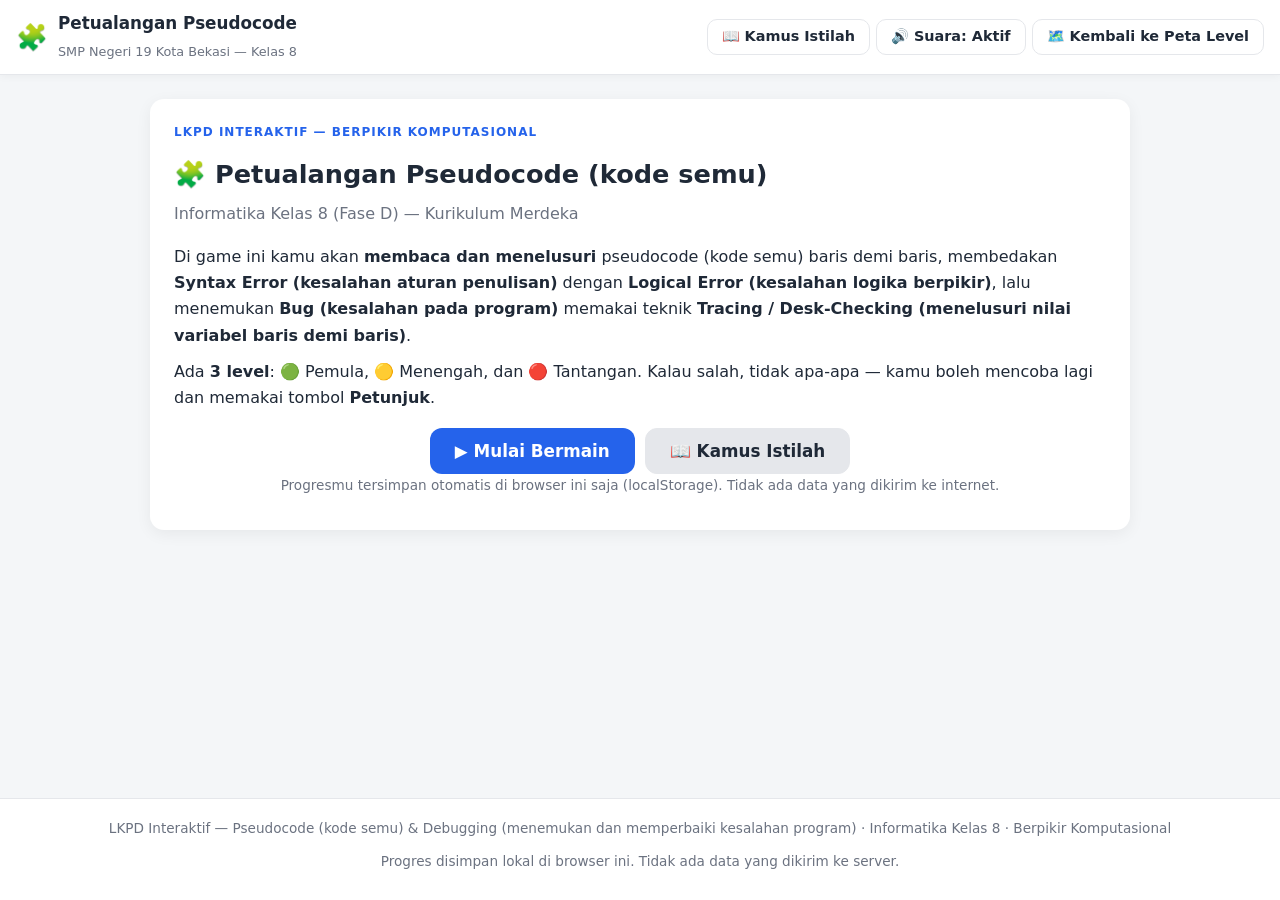
<file: index.html>
<!DOCTYPE html>
<html lang="id">
<head>
<meta charset="UTF-8" />
<meta name="viewport" content="width=device-width, initial-scale=1" />
<title>LKPD Interaktif — Pseudocode (kode semu) &amp; Debugging (menemukan dan memperbaiki kesalahan program) — Informatika Kelas 8</title>
<meta name="description" content="LKPD interaktif berbentuk game web untuk melatih penulisan pseudocode dan penemuan logical error. Informatika Kelas 8, Fase D, Berpikir Komputasional." />
<link rel="stylesheet" href="style.css" />
</head>
<body>

<a class="skip-link" href="#app">Lompat ke isi utama</a>

<!-- ====================== TOPBAR ====================== -->
<header class="topbar">
  <div class="brand">
    <span class="brand-icon" aria-hidden="true">🧩</span>
    <span class="brand-text">
      <strong>Petualangan Pseudocode</strong>
      <small id="brandSchool">SMP Negeri 19 Kota Bekasi — Informatika Kelas 8</small>
    </span>
  </div>
  <nav class="topnav" aria-label="Menu utama">
    <button type="button" class="btn btn-ghost" id="btnDictionary">📖 Kamus Istilah</button>
    <button type="button" class="btn btn-ghost" id="btnMute" aria-pressed="false">🔊 Suara: Aktif</button>
    <button type="button" class="btn btn-ghost is-hidden" id="btnHome">🗺️ Kembali ke Peta Level</button>
  </nav>
</header>

<main id="app">

  <noscript>
    <div class="card">
      <h2>JavaScript belum aktif</h2>
      <p>Game ini membutuhkan JavaScript. Mohon aktifkan JavaScript di browser, lalu muat ulang halaman ini.</p>
    </div>
  </noscript>

  <!-- ====================== 1. LAYAR PEMBUKA ====================== -->
  <section id="screen-splash" class="screen active">
    <div class="card hero">
      <p class="kicker">LKPD Interaktif — Berpikir Komputasional</p>
      <h1>🧩 Petualangan Pseudocode (kode semu)</h1>
      <p class="hero-sub">Informatika Kelas 8 (Fase D) — Kurikulum Merdeka</p>

      <p>
        Di game ini kamu akan <strong>membaca dan menelusuri</strong> pseudocode (kode semu) baris demi baris,
        membedakan <strong>Syntax Error (kesalahan aturan penulisan)</strong> dengan
        <strong>Logical Error (kesalahan logika berpikir)</strong>, lalu menemukan
        <strong>Bug (kesalahan pada program)</strong> memakai teknik
        <strong>Tracing / Desk-Checking (menelusuri nilai variabel baris demi baris)</strong>.
      </p>
      <p>
        Ada <strong>3 level</strong>: 🟢 Pemula, 🟡 Menengah, dan 🔴 Tantangan.
        Kalau salah, tidak apa-apa — kamu boleh mencoba lagi dan memakai tombol <strong>Petunjuk</strong>.
      </p>

      <div class="btn-row center-row">
        <button type="button" class="btn btn-primary btn-big" id="btnStart">▶️ Mulai Bermain</button>
        <button type="button" class="btn btn-secondary btn-big" id="btnSplashDictionary">📖 Kamus Istilah</button>
      </div>

      <p class="muted small center">
        Progresmu tersimpan otomatis di browser ini saja (localStorage). Tidak ada data yang dikirim ke internet.
      </p>
    </div>
  </section>

  <!-- ====================== 2. KAMUS ISTILAH ====================== -->
  <section id="screen-dictionary" class="screen">
    <div class="card">
      <h2>📖 Kamus Istilah</h2>
      <p class="muted">
        Istilah bahasa Inggris selalu ditampilkan bersama artinya dalam bahasa Indonesia,
        supaya kamu otomatis terbiasa dengan istilah aslinya.
      </p>

      <div class="table-wrap">
        <table class="table">
          <thead>
            <tr>
              <th scope="col">Istilah Inggris</th>
              <th scope="col">Arti Indonesia</th>
            </tr>
          </thead>
          <tbody id="dictionaryBody">
            <!-- diisi oleh script.js -->
          </tbody>
        </table>
      </div>

      <h3>Istilah pendukung lain di game ini</h3>
      <div class="table-wrap">
        <table class="table">
          <thead>
            <tr>
              <th scope="col">Istilah</th>
              <th scope="col">Penjelasan sederhana</th>
            </tr>
          </thead>
          <tbody>
            <tr><td>Pseudocode (kode semu)</td><td>Tulisan langkah-langkah algoritma memakai bahasa sehari-hari, bukan bahasa pemrograman sungguhan.</td></tr>
            <tr><td>Algoritma</td><td>Urutan langkah yang jelas dan berurutan untuk menyelesaikan satu masalah.</td></tr>
            <tr><td>Percabangan (branching)</td><td>Pilihan jalan dalam program, ditulis dengan JIKA–MAKA–LAINNYA.</td></tr>
            <tr><td>Mod / sisa bagi (modulo)</td><td>Sisa hasil pembagian. Contoh: 7 mod 2 = 1, sedangkan 8 mod 2 = 0.</td></tr>
            <tr><td>Tracing Table (tabel penelusuran)</td><td>Tabel yang dipakai untuk mencatat nilai tiap variabel setelah setiap baris dijalankan.</td></tr>
          </tbody>
        </table>
      </div>

      <div class="btn-row">
        <button type="button" class="btn btn-secondary" id="btnDictBack">🗺️ Kembali ke Peta Level</button>
      </div>
    </div>
  </section>

  <!-- ====================== 3. PETA LEVEL ====================== -->
  <section id="screen-map" class="screen">
    <div class="card">
      <h2>🗺️ Peta Level</h2>
      <p class="muted">
        Selesaikan level secara berurutan. Level berikutnya terbuka setelah kamu lulus level sebelumnya
        (skor minimal 70).
      </p>

      <div class="map-grid">
        <button type="button" class="level-card lvl-1" id="cardLevel1" data-level="1">
          <span class="level-badge" aria-hidden="true">🟢</span>
          <span class="level-title">Level 1 — Pemula</span>
          <span class="level-desc">Menulis pseudocode (kode semu) untuk menentukan bilangan Genap atau Ganjil.</span>
          <span class="level-status" id="statusLevel1">🔒 Terkunci</span>
        </button>

        <button type="button" class="level-card lvl-2" id="cardLevel2" data-level="2">
          <span class="level-badge" aria-hidden="true">🟡</span>
          <span class="level-title">Level 2 — Menengah</span>
          <span class="level-desc">Mengisi tabel Tracing (penelusuran) lalu menemukan Logical Error (kesalahan logika berpikir).</span>
          <span class="level-status" id="statusLevel2">🔒 Terkunci</span>
        </button>

        <button type="button" class="level-card lvl-3" id="cardLevel3" data-level="3">
          <span class="level-badge" aria-hidden="true">🔴</span>
          <span class="level-title">Level 3 — Tantangan</span>
          <span class="level-desc">Menulis pseudocode dengan percabangan JIKA–LAINNYA berlapis untuk kategori IMT.</span>
          <span class="level-status" id="statusLevel3">🔒 Terkunci</span>
        </button>
      </div>

      <div class="btn-row center-row">
        <button type="button" class="btn btn-secondary" id="btnOpenTutorial">📘 Buka Contoh &amp; Tutorial</button>
        <button type="button" class="btn btn-secondary" id="btnOpenDictionary2">📖 Kamus Istilah</button>
        <button type="button" class="btn btn-danger-ghost" id="btnResetProgress">♻️ Reset Progres</button>
      </div>

      <p class="muted small center" id="progressSummary"></p>
    </div>
  </section>

  <!-- ====================== 4. TUTORIAL / CONTOH ====================== -->
  <section id="screen-tutorial" class="screen">
    <div class="card">
      <h2>📘 Contoh &amp; Tutorial (tidak dinilai)</h2>
      <p class="muted">Baca dulu tiga contoh ini supaya kamu paham cara kerja game. Setelah siap, kembali ke Peta Level.</p>

      <h3>Contoh A — Menghitung rata-rata</h3>
      <pre class="code-box">MULAI
  INPUT nilai1, nilai2, nilai3
  total = nilai1 + nilai2 + nilai3
  rata_rata = total / 3
  TAMPILKAN rata_rata
SELESAI</pre>
      <p>
        Uji dengan nilai1 = 85, nilai2 = 90, nilai3 = 80 → total = 255, lalu rata_rata = 255 / 3 = <strong>85</strong>.
        Hasil ini benar.
      </p>

      <h3>Contoh B — Menentukan kelulusan (KKM = 75)</h3>
      <pre class="code-box">MULAI
  INPUT nilai
  JIKA nilai &gt;= 75 MAKA
    TAMPILKAN "TUNTAS"
  LAINNYA
    TAMPILKAN "BELUM TUNTAS"
SELESAI</pre>
      <p>
        Kalau nilai = 80, maka 80 &gt;= 75 benar, sehingga Output (hasil yang ditampilkan) adalah "TUNTAS".
        Kalau nilai = 60, Output-nya "BELUM TUNTAS".
      </p>

      <h3>Contoh C — Kasus debugging (cara mengisi tabel Tracing / Desk-Checking)</h3>
      <pre class="code-box">MULAI
  INPUT nilai_tugas, nilai_ulangan
  nilai_akhir = nilai_tugas + nilai_ulangan / 2
  TAMPILKAN nilai_akhir
SELESAI</pre>
      <p>
        Uji dengan nilai_tugas = 80 dan nilai_ulangan = 90. Tabel penelusurannya:
      </p>

      <div class="table-wrap">
        <table class="table">
          <thead>
            <tr>
              <th scope="col">Baris</th>
              <th scope="col">nilai_tugas</th>
              <th scope="col">nilai_ulangan</th>
              <th scope="col">nilai_akhir</th>
            </tr>
          </thead>
          <tbody>
            <tr><td>INPUT</td><td>80</td><td>90</td><td>—</td></tr>
            <tr><td>nilai_akhir = nilai_tugas + nilai_ulangan / 2</td><td>80</td><td>90</td><td>80 + 45 = <strong>125</strong></td></tr>
            <tr><td>TAMPILKAN nilai_akhir</td><td>80</td><td>90</td><td>125</td></tr>
          </tbody>
        </table>
      </div>

      <p>
        Hasil program 125 itu <strong>salah</strong>, karena pembagian dihitung lebih dulu
        (90 / 2 = 45) sebelum penjumlahan. Ini contoh <strong>Logical Error (kesalahan logika berpikir)</strong> —
        tulisannya rapi, tapi maksudnya keliru.
      </p>
      <p>
        Perbaikan yang benar: <code>nilai_akhir = (nilai_tugas + nilai_ulangan) / 2</code> → (80 + 90) / 2 = <strong>85</strong>.
      </p>

      <div class="btn-row">
        <button type="button" class="btn btn-primary" id="btnTutorialBack">🗺️ Kembali ke Peta Level</button>
      </div>
    </div>
  </section>

  <!-- ====================== 5. LEVEL 1 ====================== -->
  <section id="screen-level1" class="screen theme-1">
    <div class="card">
      <div class="level-head">
        <h2>🟢 Level 1 — Pemula</h2>
        <span class="score-chip" id="chip1">Skor: 0 / 100</span>
      </div>

      <div class="task-box">
        <h3>Soal</h3>
        <p>
          Tulis pseudocode (kode semu) untuk menentukan <strong>bilangan genap atau ganjil</strong>
          dari sebuah angka yang di-Input (data yang dimasukkan).
        </p>
        <p class="muted small">
          Struktur yang harus ada: MULAI → INPUT → pengecekan sisa bagi 2 (mod/sisa) →
          percabangan JIKA–LAINNYA → OUTPUT (hasil yang ditampilkan) "Genap" / "Ganjil" → SELESAI.
        </p>
      </div>

      <label class="field-label" for="answer1">Tulis pseudocode-mu di sini:</label>
      <textarea id="answer1" class="code-input" rows="12" spellcheck="false"
        placeholder="MULAI&#10;  INPUT ...&#10;  ...&#10;SELESAI"></textarea>

      <div class="btn-row">
        <button type="button" class="btn btn-primary" id="btnCheck1">✅ Periksa Jawaban</button>
        <button type="button" class="btn btn-hint" id="btnHint1">💡 Petunjuk (−5 poin)</button>
        <button type="button" class="btn btn-ghost" id="btnReset1">↺ Kosongkan</button>
      </div>

      <div class="hint-box is-hidden" id="hint1">
        <strong>💡 Petunjuk:</strong>
        <p>
          Sebuah bilangan disebut genap jika sisanya 0 ketika dibagi 2. Di pseudocode kamu bisa menulis
          <code>sisa = angka mod 2</code> (atau <code>angka % 2</code>), lalu periksa
          <code>JIKA sisa = 0 MAKA TAMPILKAN "Genap" LAINNYA TAMPILKAN "Ganjil"</code>.
        </p>
      </div>

      <div class="feedback" id="feedback1" role="status" aria-live="polite"></div>

      <details class="model-answer is-hidden" id="model1">
        <summary>📄 Lihat contoh jawaban benar</summary>
        <pre class="code-box">MULAI
  INPUT angka
  sisa = angka mod 2
  JIKA sisa = 0 MAKA
    TAMPILKAN "Genap"
  LAINNYA
    TAMPILKAN "Ganjil"
SELESAI</pre>
      </details>

      <div class="btn-row">
        <button type="button" class="btn btn-secondary is-hidden" id="btnSubmit1">➡️ Kumpulkan &amp; Lihat Hasil</button>
      </div>
    </div>
  </section>

  <!-- ====================== 6. LEVEL 2 ====================== -->
  <section id="screen-level2" class="screen theme-2">
    <div class="card">
      <div class="level-head">
        <h2>🟡 Level 2 — Menengah</h2>
        <span class="score-chip" id="chip2">Skor: 0 / 100</span>
      </div>

      <div class="task-box">
        <h3>Soal</h3>
        <p>
          Perhatikan pseudocode berikut. Ada satu <strong>Logical Error (kesalahan logika berpikir)</strong> di dalamnya.
        </p>
        <p class="muted small">
          Uji dengan nilai_uts = <strong>80</strong> dan nilai_uas = <strong>90</strong>.
          Isi tabel <strong>Tracing / Desk-Checking (menelusuri nilai variabel baris demi baris)</strong> dulu,
          baru tentukan baris yang salah.
        </p>
      </div>

      <pre class="code-box">MULAI
  INPUT nilai_uts, nilai_uas
  nilai_akhir = nilai_uts * 0.4 + nilai_uas * 0.4
  TAMPILKAN nilai_akhir
SELESAI</pre>

      <h3>1️⃣ Tabel Tracing (penelusuran)</h3>

      <div class="trace-list" id="traceList">

        <div class="trace-row">
          <div class="trace-line"><span class="ln">1</span><code>MULAI</code></div>
          <div class="trace-cells"><span class="muted small">Belum ada variabel yang menyimpan nilai.</span></div>
        </div>

        <div class="trace-row">
          <div class="trace-line"><span class="ln">2</span><code>INPUT nilai_uts, nilai_uas</code></div>
          <div class="trace-cells">
            <span class="given-cell"><span class="cell-label">nilai_uts</span><span class="given-value">80</span></span>
            <span class="given-cell"><span class="cell-label">nilai_uas</span><span class="given-value">90</span></span>
            <span class="given-cell"><span class="cell-label">nilai_akhir</span><span class="given-value muted">—</span></span>
          </div>
        </div>

        <div class="trace-row">
          <div class="trace-line"><span class="ln">3</span><code>nilai_akhir = nilai_uts * 0.4 + nilai_uas * 0.4</code></div>
          <div class="trace-cells">
            <label class="cell">
              <span class="cell-label">80 × 0.4 =</span>
              <input type="text" inputmode="decimal" id="t2step1" class="cell-input" autocomplete="off" aria-label="Hasil 80 kali 0.4" />
            </label>
            <label class="cell">
              <span class="cell-label">90 × 0.4 =</span>
              <input type="text" inputmode="decimal" id="t2step2" class="cell-input" autocomplete="off" aria-label="Hasil 90 kali 0.4" />
            </label>
            <label class="cell">
              <span class="cell-label">nilai_akhir =</span>
              <input type="text" inputmode="decimal" id="t2final" class="cell-input" autocomplete="off" aria-label="Nilai variabel nilai_akhir" />
            </label>
          </div>
        </div>

        <div class="trace-row">
          <div class="trace-line"><span class="ln">4</span><code>TAMPILKAN nilai_akhir</code></div>
          <div class="trace-cells">
            <label class="cell">
              <span class="cell-label">Output (hasil yang ditampilkan) =</span>
              <input type="text" inputmode="decimal" id="t2output" class="cell-input" autocomplete="off" aria-label="Nilai yang ditampilkan di layar" />
            </label>
          </div>
        </div>

        <div class="trace-row">
          <div class="trace-line"><span class="ln">5</span><code>SELESAI</code></div>
          <div class="trace-cells"><span class="muted small">Program berhenti.</span></div>
        </div>

      </div>

      <div class="btn-row">
        <button type="button" class="btn btn-primary" id="btnCheckTrace2">✅ Periksa Tabel Tracing</button>
        <button type="button" class="btn btn-hint" id="btnHint2">💡 Petunjuk (−5 poin)</button>
        <button type="button" class="btn btn-ghost" id="btnReset2">↺ Kosongkan</button>
      </div>

      <div class="hint-box is-hidden" id="hint2">
        <strong>💡 Petunjuk:</strong>
        <p>Jumlah semua bobot penilaian seharusnya 100%.</p>
      </div>

      <div class="feedback" id="feedback2trace" role="status" aria-live="polite"></div>

      <fieldset class="bug-section" id="bugSection" disabled>
        <legend>2️⃣ Temukan Bug (kesalahan pada program)</legend>

        <p>Pilih baris pseudocode mana yang mengandung Logical Error (kesalahan logika berpikir):</p>

        <div class="code-box code-selectable" id="codeBox2">
          <label class="code-line">
            <input type="radio" name="bugline" value="1" />
            <span class="ln">1</span><code>MULAI</code>
          </label>
          <label class="code-line">
            <input type="radio" name="bugline" value="2" />
            <span class="ln">2</span><code>INPUT nilai_uts, nilai_uas</code>
          </label>
          <label class="code-line">
            <input type="radio" name="bugline" value="3" />
            <span class="ln">3</span><code>nilai_akhir = nilai_uts * 0.4 + nilai_uas * 0.4</code>
          </label>
          <label class="code-line">
            <input type="radio" name="bugline" value="4" />
            <span class="ln">4</span><code>TAMPILKAN nilai_akhir</code>
          </label>
          <label class="code-line">
            <input type="radio" name="bugline" value="5" />
            <span class="ln">5</span><code>SELESAI</code>
          </label>
        </div>

        <label class="field-label" for="fix2">3️⃣ Tuliskan perbaikan baris tersebut:</label>
        <textarea id="fix2" class="code-input" rows="3" spellcheck="false"
          placeholder="nilai_akhir = ..."></textarea>

        <div class="btn-row">
          <button type="button" class="btn btn-primary" id="btnCheckBug2">✅ Periksa Jawaban Bug</button>
        </div>

        <div class="feedback" id="feedback2bug" role="status" aria-live="polite"></div>
      </fieldset>

      <details class="model-answer is-hidden" id="model2">
        <summary>📄 Lihat kunci jawaban Level 2</summary>
        <p><strong>Baris yang salah:</strong> baris 3 — <code>nilai_akhir = nilai_uts * 0.4 + nilai_uas * 0.4</code></p>
        <p>
          Total bobotnya hanya 0,4 + 0,4 = <strong>0,8</strong> (80%), padahal seharusnya 1,0 (100%).
          Akibatnya nilai_akhir = 32 + 36 = 68, bukan nilai yang sebenarnya.
        </p>
        <p><strong>Perbaikan yang diterima:</strong></p>
        <pre class="code-box">nilai_akhir = nilai_uts * 0.5 + nilai_uas * 0.5</pre>
        <p>atau (kalau ada komponen tugas tambahan):</p>
        <pre class="code-box">nilai_akhir = nilai_uts * 0.4 + nilai_uas * 0.4 + nilai_tugas * 0.2</pre>
        <p>atau bentuk sederhana:</p>
        <pre class="code-box">nilai_akhir = (nilai_uts + nilai_uas) / 2</pre>
      </details>

      <div class="btn-row">
        <button type="button" class="btn btn-secondary is-hidden" id="btnSubmit2">➡️ Kumpulkan &amp; Lihat Hasil</button>
      </div>
    </div>
  </section>

  <!-- ====================== 7. LEVEL 3 ====================== -->
  <section id="screen-level3" class="screen theme-3">
    <div class="card">
      <div class="level-head">
        <h2>🔴 Level 3 — Tantangan</h2>
        <span class="score-chip" id="chip3">Skor: 0 / 100</span>
      </div>

      <div class="task-box">
        <h3>Soal</h3>
        <p>
          Buat pseudocode (kode semu) untuk menentukan kategori IMT (Indeks Massa Tubuh),
          dengan rumus <strong>IMT = berat / (tinggi × tinggi)</strong>.
        </p>
        <ul class="rule-list">
          <li>IMT &lt; 18,5 → tampilkan <strong>"Kurus"</strong></li>
          <li>IMT 18,5 – 25 → tampilkan <strong>"Normal"</strong></li>
          <li>IMT &gt; 25 → tampilkan <strong>"Gemuk"</strong></li>
        </ul>
        <p class="muted small">
          Struktur yang harus ada: MULAI → INPUT berat &amp; tinggi → hitung IMT →
          minimal 2 percabangan JIKA–LAINNYA berurutan → OUTPUT "Kurus"/"Normal"/"Gemuk" → SELESAI.
        </p>
      </div>

      <label class="field-label" for="answer3">Tulis pseudocode-mu di sini:</label>
      <textarea id="answer3" class="code-input" rows="16" spellcheck="false"
        placeholder="MULAI&#10;  INPUT ...&#10;  ...&#10;SELESAI"></textarea>

      <div class="btn-row">
        <button type="button" class="btn btn-primary" id="btnCheck3">✅ Periksa Jawaban</button>
        <button type="button" class="btn btn-hint" id="btnHint3">💡 Petunjuk (−5 poin)</button>
        <button type="button" class="btn btn-ghost" id="btnReset3">↺ Kosongkan</button>
      </div>

      <div class="hint-box is-hidden" id="hint3">
        <strong>💡 Petunjuk:</strong>
        <p>
          Dibutuhkan lebih dari satu percabangan JIKA–LAINNYA berurutan.
          Periksa dulu apakah IMT &lt; 18,5. Kalau tidak, periksa lagi apakah IMT &lt;= 25.
          Kalau dua-duanya tidak, berarti IMT &gt; 25.
        </p>
      </div>

      <div class="feedback" id="feedback3" role="status" aria-live="polite"></div>

      <details class="model-answer is-hidden" id="model3">
        <summary>📄 Lihat contoh jawaban benar</summary>
        <pre class="code-box">MULAI
  INPUT berat, tinggi
  IMT = berat / (tinggi * tinggi)
  JIKA IMT &lt; 18.5 MAKA
    TAMPILKAN "Kurus"
  LAINNYA
    JIKA IMT &lt;= 25 MAKA
      TAMPILKAN "Normal"
    LAINNYA
      TAMPILKAN "Gemuk"
SELESAI</pre>
      </details>

      <div class="btn-row">
        <button type="button" class="btn btn-secondary is-hidden" id="btnSubmit3">➡️ Kumpulkan &amp; Lihat Hasil</button>
      </div>
    </div>
  </section>

  <!-- ====================== 8. AKHIR LEVEL ====================== -->
  <section id="screen-levelend" class="screen">
    <div class="card center">
      <div class="celebrate" id="celebrateIcon" aria-hidden="true">🎉</div>
      <h2 id="levelEndTitle">Level Selesai!</h2>
      <p class="big-score"><span id="levelEndScore">0</span><small>/ 100</small></p>
      <p class="stars" id="levelEndStars" aria-hidden="true">⭐</p>
      <p class="muted" id="levelEndMsg"></p>

      <div class="btn-row center-row">
        <button type="button" class="btn btn-primary" id="btnLevelEndNext">➡️ Lanjut</button>
        <button type="button" class="btn btn-secondary" id="btnLevelEndRetry">↺ Ulangi Level</button>
        <button type="button" class="btn btn-ghost" id="btnLevelEndMap">🗺️ Kembali ke Peta Level</button>
      </div>
    </div>
  </section>

  <!-- ====================== 9. AKHIR GAME ====================== -->
  <section id="screen-gameend" class="screen">
    <div class="card center no-print">
      <div class="celebrate" aria-hidden="true">🏆</div>
      <h2>Selamat! Semua Level Selesai</h2>

      <p class="big-score"><span id="gameEndScore">0</span><small>/ 100</small></p>
      <p class="predikat" id="gameEndPredikat">—</p>
      <p class="stars" id="gameEndStars" aria-hidden="true">⭐</p>

      <h3>Ringkasan Penilaian per Aspek</h3>
      <div class="table-wrap">
        <table class="table">
          <thead>
            <tr>
              <th scope="col">Aspek</th>
              <th scope="col">Skor (1–4)</th>
              <th scope="col">Keterangan</th>
            </tr>
          </thead>
          <tbody id="aspectBody"></tbody>
        </table>
      </div>

      <div class="name-row">
        <label for="studentName">Nama untuk sertifikat (boleh dikosongkan):</label>
        <input type="text" id="studentName" maxlength="40" autocomplete="off" placeholder="Tulis namamu di sini" />
      </div>

      <div class="btn-row center-row">
        <button type="button" class="btn btn-primary" id="btnPrintCert">🖨️ Cetak Sertifikat</button>
        <button type="button" class="btn btn-secondary" id="btnPlayAgain">🔁 Main Lagi</button>
        <button type="button" class="btn btn-ghost" id="btnGameEndMap">🗺️ Kembali ke Peta Level</button>
      </div>

      <details class="rubric-details">
        <summary>📋 Lihat rubrik penilaian lengkap</summary>
        <div class="table-wrap">
          <table class="table">
            <thead>
              <tr>
                <th scope="col">Aspek</th>
                <th scope="col">Skor 4</th>
                <th scope="col">Skor 3</th>
                <th scope="col">Skor 2</th>
                <th scope="col">Skor 1</th>
              </tr>
            </thead>
            <tbody>
              <tr>
                <td>Struktur pseudocode</td>
                <td>Lengkap &amp; runtut</td>
                <td>Lengkap, kurang runtut</td>
                <td>Ada bagian hilang</td>
                <td>Tidak jelas</td>
              </tr>
              <tr>
                <td>Ketepatan logika</td>
                <td>Benar &amp; efisien</td>
                <td>Benar, kurang efisien</td>
                <td>Ada kesalahan kecil</td>
                <td>Logika keliru</td>
              </tr>
              <tr>
                <td>Proses debugging (tracing)</td>
                <td>Tabel rapi &amp; tepat</td>
                <td>Ditemukan, kurang rapi</td>
                <td>Ditemukan sebagian</td>
                <td>Belum ditemukan</td>
              </tr>
            </tbody>
          </table>
        </div>
      </details>
    </div>

    <!-- SERTIFIKAT (tampil di layar & dicetak) -->
    <div class="certificate" id="certificate">
      <div class="cert-inner">
        <div class="cert-seal" aria-hidden="true">🏅</div>
        <p class="cert-kicker">SERTIFIKAT PENYELESAIAN</p>
        <h2 class="cert-title">Petualangan Pseudocode &amp; Debugging</h2>
        <p class="cert-sub">LKPD Interaktif — Informatika Kelas 8 (Fase D) · Berpikir Komputasional</p>

        <p class="cert-line">Diberikan kepada</p>
        <p class="cert-name" id="certName">Murid Hebat</p>
        <p class="cert-line">telah menyelesaikan seluruh 3 level dengan predikat</p>
        <p class="cert-predikat" id="certPredikat">—</p>
        <p class="cert-score">Total Skor: <strong id="certScore">0</strong> / 100</p>

        <div class="cert-foot">
          <span id="certSchool">SMP Negeri 19 Kota Bekasi</span>
          <span id="certDate">—</span>
        </div>
      </div>
    </div>

  </section>

</main>

<footer class="site-footer no-print">
  <p>
    LKPD Interaktif — Pseudocode (kode semu) &amp; Debugging (menemukan dan memperbaiki kesalahan program) ·
    Informatika Kelas 8 · Berpikir Komputasional
  </p>
  <p class="muted small">Progres disimpan lokal di browser ini. Tidak ada data yang dikirim ke server.</p>
</footer>

<script src="script.js"></script>
</body>
</html>
</file>
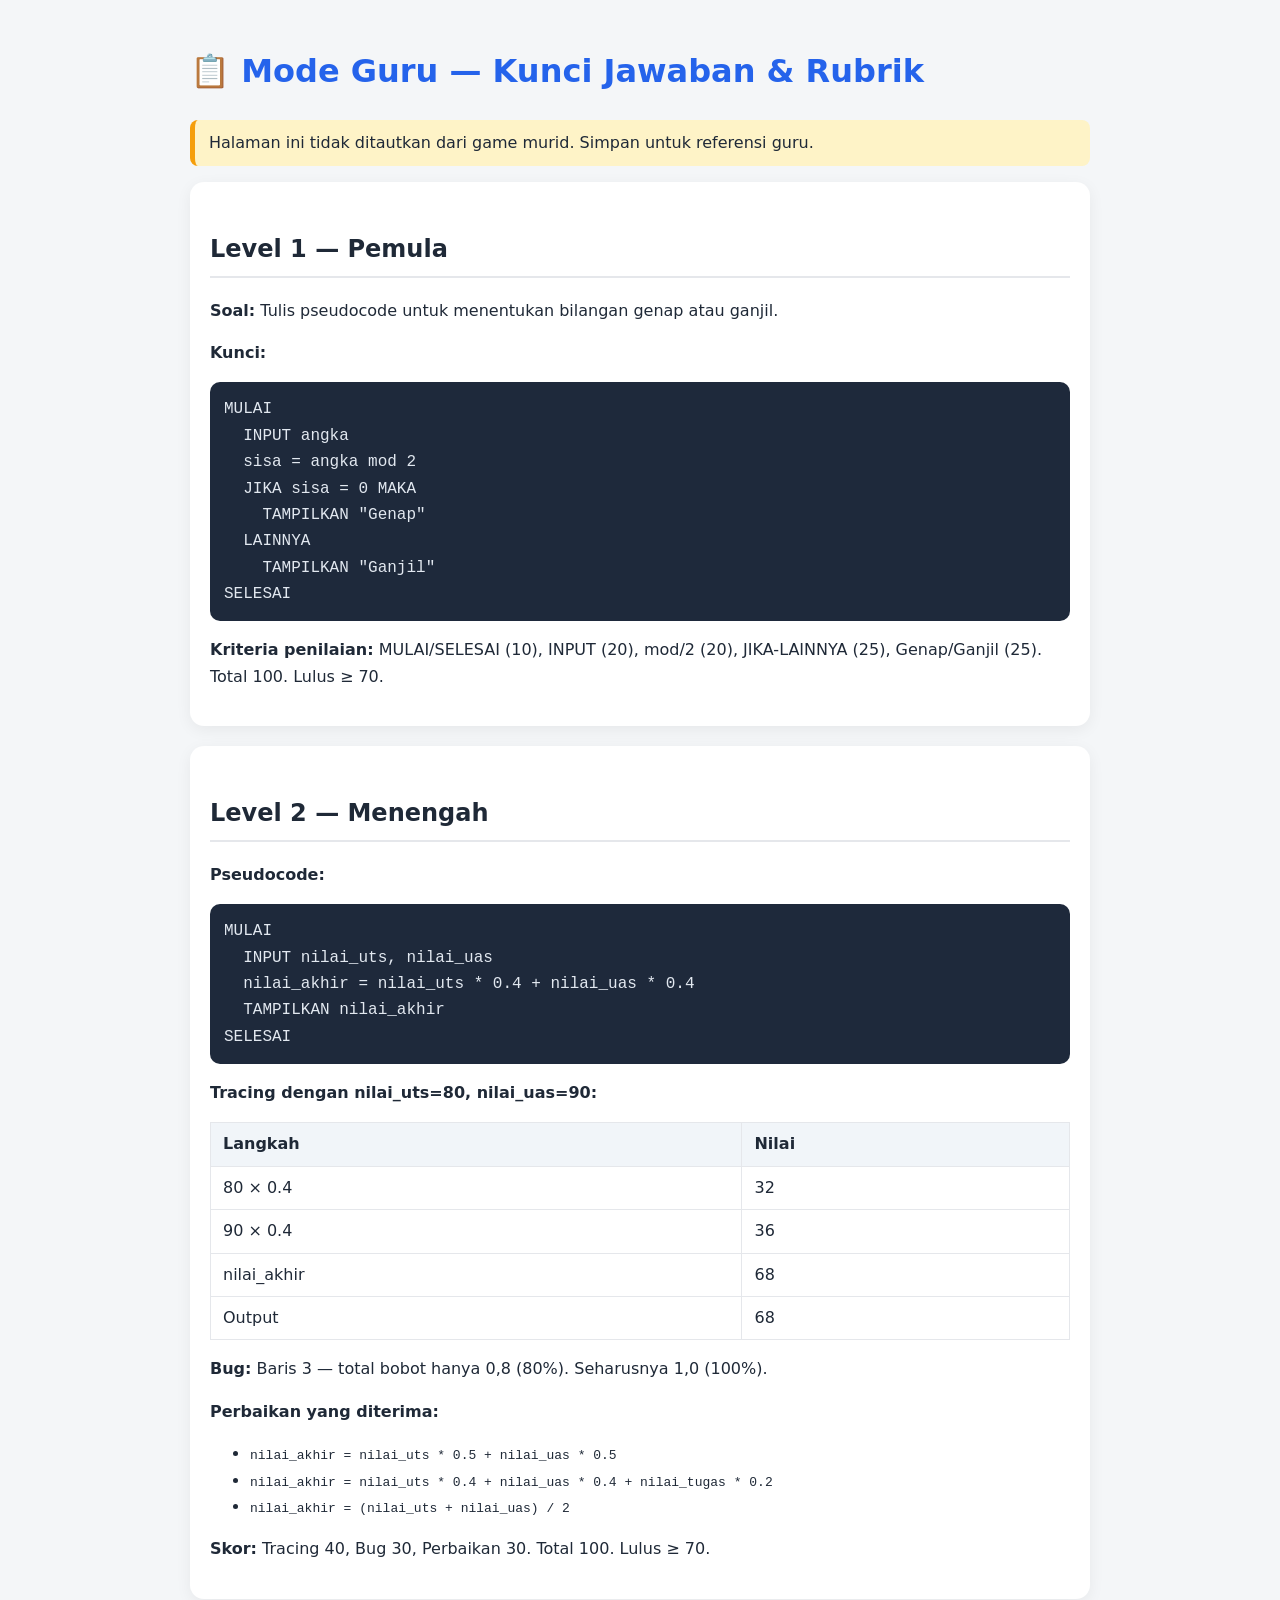
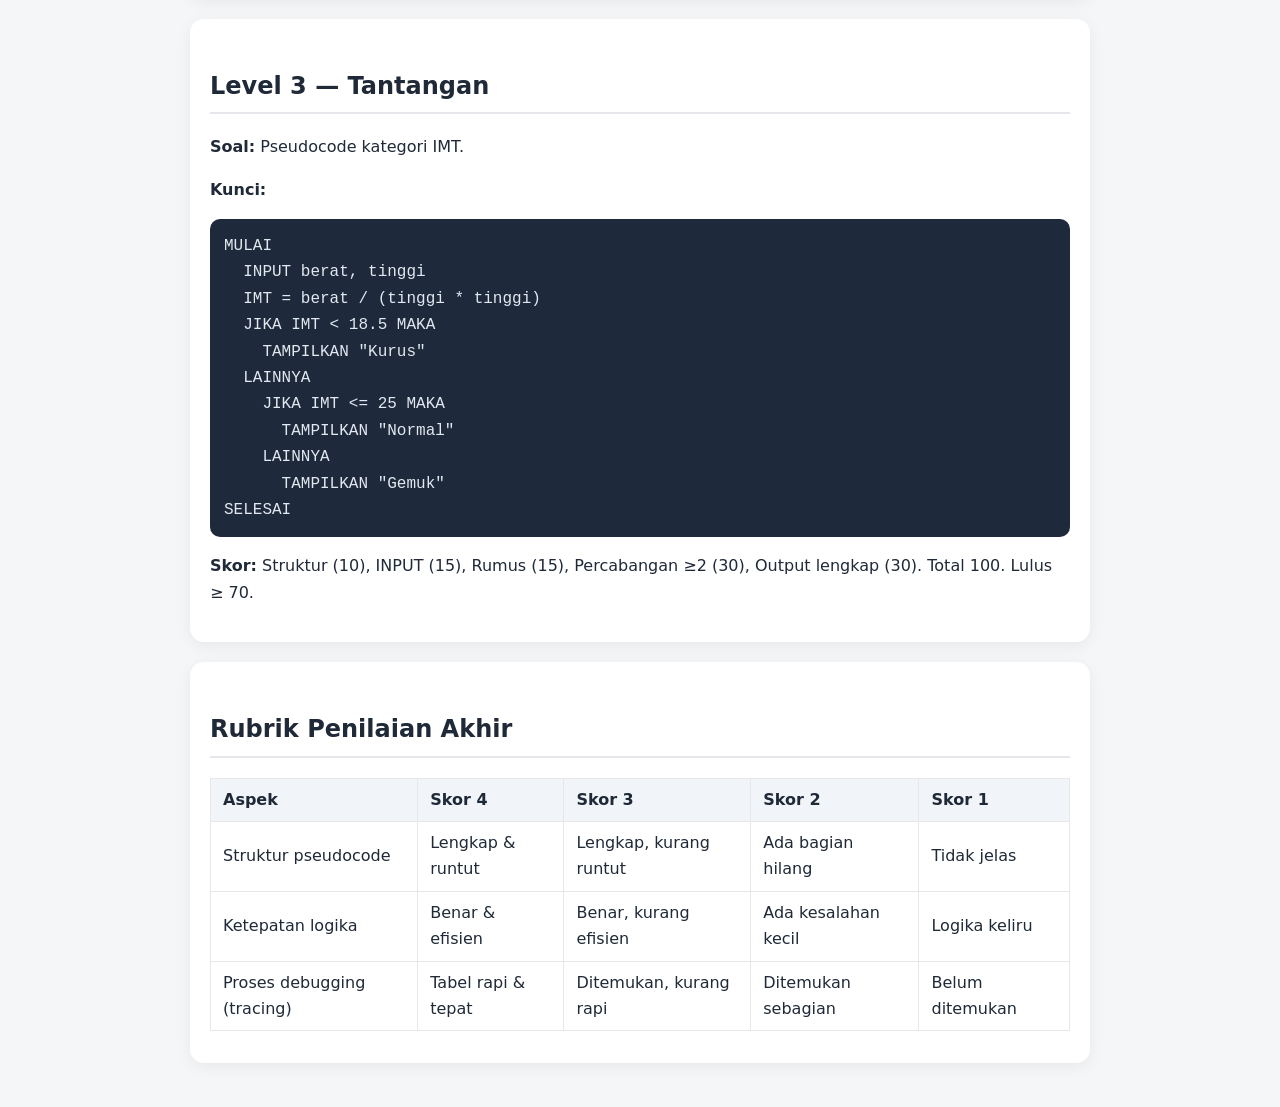
<file: guru.html>
<!DOCTYPE html>
<html lang="id">
<head>
<meta charset="UTF-8" />
<meta name="viewport" content="width=device-width, initial-scale=1" />
<title>Mode Guru — Kunci Jawaban & Rubrik</title>
<style>
  body { font-family: 'Segoe UI', system-ui, sans-serif; background: #f4f6f8; color: #1f2937; line-height: 1.65; padding: 24px; max-width: 900px; margin: 0 auto; }
  h1 { color: #2563eb; }
  h2 { margin-top: 28px; border-bottom: 2px solid #e5e7eb; padding-bottom: 6px; }
  .card { background: #fff; border-radius: 14px; padding: 20px; box-shadow: 0 4px 16px rgba(0,0,0,0.06); margin-bottom: 20px; }
  pre { background: #1e293b; color: #e2e8f0; padding: 14px; border-radius: 10px; font-family: 'Courier New', monospace; overflow-x: auto; }
  table { width: 100%; border-collapse: collapse; margin: 12px 0; }
  th, td { border: 1px solid #e5e7eb; padding: 8px 12px; text-align: left; }
  th { background: #f1f5f9; }
  .note { background: #fef3c7; border-left: 5px solid #f59e0b; padding: 10px 14px; border-radius: 8px; }
</style>
</head>
<body>

<h1>📋 Mode Guru — Kunci Jawaban & Rubrik</h1>
<p class="note">Halaman ini tidak ditautkan dari game murid. Simpan untuk referensi guru.</p>

<div class="card">
  <h2>Level 1 — Pemula</h2>
  <p><strong>Soal:</strong> Tulis pseudocode untuk menentukan bilangan genap atau ganjil.</p>
  <p><strong>Kunci:</strong></p>
  <pre>MULAI
  INPUT angka
  sisa = angka mod 2
  JIKA sisa = 0 MAKA
    TAMPILKAN "Genap"
  LAINNYA
    TAMPILKAN "Ganjil"
SELESAI</pre>
  <p><strong>Kriteria penilaian:</strong> MULAI/SELESAI (10), INPUT (20), mod/2 (20), JIKA-LAINNYA (25), Genap/Ganjil (25). Total 100. Lulus ≥ 70.</p>
</div>

<div class="card">
  <h2>Level 2 — Menengah</h2>
  <p><strong>Pseudocode:</strong></p>
  <pre>MULAI
  INPUT nilai_uts, nilai_uas
  nilai_akhir = nilai_uts * 0.4 + nilai_uas * 0.4
  TAMPILKAN nilai_akhir
SELESAI</pre>
  <p><strong>Tracing dengan nilai_uts=80, nilai_uas=90:</strong></p>
  <table>
    <tr><th>Langkah</th><th>Nilai</th></tr>
    <tr><td>80 × 0.4</td><td>32</td></tr>
    <tr><td>90 × 0.4</td><td>36</td></tr>
    <tr><td>nilai_akhir</td><td>68</td></tr>
    <tr><td>Output</td><td>68</td></tr>
  </table>
  <p><strong>Bug:</strong> Baris 3 — total bobot hanya 0,8 (80%). Seharusnya 1,0 (100%).</p>
  <p><strong>Perbaikan yang diterima:</strong></p>
  <ul>
    <li><code>nilai_akhir = nilai_uts * 0.5 + nilai_uas * 0.5</code></li>
    <li><code>nilai_akhir = nilai_uts * 0.4 + nilai_uas * 0.4 + nilai_tugas * 0.2</code></li>
    <li><code>nilai_akhir = (nilai_uts + nilai_uas) / 2</code></li>
  </ul>
  <p><strong>Skor:</strong> Tracing 40, Bug 30, Perbaikan 30. Total 100. Lulus ≥ 70.</p>
</div>

<div class="card">
  <h2>Level 3 — Tantangan</h2>
  <p><strong>Soal:</strong> Pseudocode kategori IMT.</p>
  <p><strong>Kunci:</strong></p>
  <pre>MULAI
  INPUT berat, tinggi
  IMT = berat / (tinggi * tinggi)
  JIKA IMT &lt; 18.5 MAKA
    TAMPILKAN "Kurus"
  LAINNYA
    JIKA IMT &lt;= 25 MAKA
      TAMPILKAN "Normal"
    LAINNYA
      TAMPILKAN "Gemuk"
SELESAI</pre>
  <p><strong>Skor:</strong> Struktur (10), INPUT (15), Rumus (15), Percabangan ≥2 (30), Output lengkap (30). Total 100. Lulus ≥ 70.</p>
</div>

<div class="card">
  <h2>Rubrik Penilaian Akhir</h2>
  <table>
    <tr><th>Aspek</th><th>Skor 4</th><th>Skor 3</th><th>Skor 2</th><th>Skor 1</th></tr>
    <tr><td>Struktur pseudocode</td><td>Lengkap &amp; runtut</td><td>Lengkap, kurang runtut</td><td>Ada bagian hilang</td><td>Tidak jelas</td></tr>
    <tr><td>Ketepatan logika</td><td>Benar &amp; efisien</td><td>Benar, kurang efisien</td><td>Ada kesalahan kecil</td><td>Logika keliru</td></tr>
    <tr><td>Proses debugging (tracing)</td><td>Tabel rapi &amp; tepat</td><td>Ditemukan, kurang rapi</td><td>Ditemukan sebagian</td><td>Belum ditemukan</td></tr>
  </table>
</div>

</body>
</html>
</file>
<file: style.css>
/* ============ RESET & DASAR ============ */
*, *::before, *::after { box-sizing: border-box; margin: 0; padding: 0; }

:root {
  --clr-bg: #f4f6f8;
  --clr-card: #ffffff;
  --clr-text: #1f2937;
  --clr-muted: #6b7280;
  --clr-border: #e5e7eb;
  --clr-primary: #2563eb;
  --clr-primary-dark: #1d4ed8;
  --clr-secondary: #e5e7eb;
  --clr-secondary-dark: #d1d5db;
  --clr-success: #16a34a;
  --clr-success-bg: #dcfce7;
  --clr-error: #dc2626;
  --clr-error-bg: #fee2e2;
  --clr-hint: #f59e0b;
  --clr-hint-bg: #fef3c7;
  --clr-code-bg: #1e293b;
  --clr-code-text: #e2e8f0;
  --radius: 14px;
  --shadow: 0 4px 16px rgba(0,0,0,0.06);
  --font: 'Segoe UI', system-ui, -apple-system, Roboto, sans-serif;
  --mono: 'Courier New', Courier, monospace;
  --lvl1: #22c55e;
  --lvl2: #eab308;
  --lvl3: #ef4444;
  --maxw: 980px;
}

html { scroll-behavior: smooth; }
body {
  font-family: var(--font);
  background: var(--clr-bg);
  color: var(--clr-text);
  line-height: 1.65;
  min-height: 100vh;
  display: flex;
  flex-direction: column;
}

.skip-link {
  position: absolute;
  left: -999px;
  top: 0;
  background: #000;
  color: #fff;
  padding: 8px 16px;
  z-index: 999;
}
.skip-link:focus { left: 8px; top: 8px; }

/* ============ TOPBAR ============ */
.topbar {
  background: #fff;
  border-bottom: 1px solid var(--clr-border);
  padding: 10px 16px;
  display: flex;
  align-items: center;
  justify-content: space-between;
  flex-wrap: wrap;
  gap: 8px;
  position: sticky;
  top: 0;
  z-index: 50;
  box-shadow: 0 2px 8px rgba(0,0,0,0.04);
}
.brand { display: flex; align-items: center; gap: 10px; }
.brand-icon { font-size: 1.6rem; }
.brand-text strong { display: block; font-size: 1.05rem; }
.brand-text small { color: var(--clr-muted); font-size: 0.8rem; }
.topnav { display: flex; gap: 6px; flex-wrap: wrap; }

/* ============ TOMBOL ============ */
.btn {
  font-family: inherit;
  font-size: 0.9rem;
  font-weight: 600;
  border: 1px solid transparent;
  border-radius: 10px;
  padding: 8px 14px;
  cursor: pointer;
  transition: background 0.15s, transform 0.1s, box-shadow 0.15s;
  display: inline-flex;
  align-items: center;
  gap: 6px;
  line-height: 1.2;
  text-align: center;
  justify-content: center;
}
.btn:active { transform: scale(0.97); }
.btn:focus-visible { outline: 3px solid #93c5fd; outline-offset: 2px; }

.btn-primary { background: var(--clr-primary); color: #fff; }
.btn-primary:hover { background: var(--clr-primary-dark); }

.btn-secondary { background: var(--clr-secondary); color: var(--clr-text); border-color: var(--clr-border); }
.btn-secondary:hover { background: var(--clr-secondary-dark); }

.btn-ghost { background: transparent; color: var(--clr-text); border-color: var(--clr-border); }
.btn-ghost:hover { background: #f3f4f6; }

.btn-hint { background: var(--clr-hint); color: #fff; }
.btn-hint:hover { background: #d97706; }

.btn-danger-ghost { background: transparent; color: var(--clr-error); border-color: var(--clr-error); }
.btn-danger-ghost:hover { background: #fef2f2; }

.btn-big { font-size: 1.05rem; padding: 12px 24px; border-radius: 12px; }

.btn-row { display: flex; flex-wrap: wrap; gap: 10px; margin-top: 16px; }
.center-row { justify-content: center; }

/* ============ SCREEN ============ */
.screen { display: none; padding: 24px 16px 48px; flex: 1; }
.screen.active { display: block; }

.card {
  background: var(--clr-card);
  border-radius: var(--radius);
  box-shadow: var(--shadow);
  padding: 24px;
  max-width: var(--maxw);
  margin: 0 auto;
  width: 100%;
}
.card.center { text-align: center; }

h1 { font-size: 1.6rem; margin-bottom: 6px; }
h2 { font-size: 1.3rem; margin-bottom: 10px; }
h3 { font-size: 1.05rem; margin: 18px 0 8px; }
p { margin-bottom: 10px; }
.muted { color: var(--clr-muted); }
.small { font-size: 0.85rem; }
.center { text-align: center; }

.kicker { text-transform: uppercase; letter-spacing: 1px; font-size: 0.75rem; color: var(--clr-primary); font-weight: 700; }
.hero-sub { color: var(--clr-muted); margin-bottom: 16px; }

/* ============ PETA LEVEL ============ */
.map-grid {
  display: grid;
  grid-template-columns: repeat(auto-fit, minmax(240px, 1fr));
  gap: 16px;
  margin-top: 16px;
}
.level-card {
  text-align: left;
  background: #fff;
  border: 2px solid var(--clr-border);
  border-radius: var(--radius);
  padding: 18px;
  cursor: pointer;
  transition: transform 0.15s, box-shadow 0.15s, border-color 0.15s;
  display: flex;
  flex-direction: column;
  gap: 6px;
  font-family: inherit;
  font-size: 1rem;
  color: var(--clr-text);
}
.level-card:hover:not(.locked) { transform: translateY(-3px); box-shadow: 0 8px 20px rgba(0,0,0,0.08); }
.level-card.locked { opacity: 0.6; cursor: not-allowed; }
.level-card.lvl-1 { border-color: var(--lvl1); }
.level-card.lvl-2 { border-color: var(--lvl2); }
.level-card.lvl-3 { border-color: var(--lvl3); }
.level-badge { font-size: 1.5rem; }
.level-title { font-weight: 700; font-size: 1.05rem; }
.level-desc { font-size: 0.88rem; color: var(--clr-muted); }
.level-status { font-size: 0.8rem; font-weight: 700; margin-top: auto; }
.level-status.done { color: var(--clr-success); }
.level-status.open { color: var(--clr-primary); }
.level-status.locked { color: var(--clr-muted); }

/* ============ KOTAK KODE ============ */
.code-box {
  background: var(--clr-code-bg);
  color: var(--clr-code-text);
  font-family: var(--mono);
  font-size: 0.9rem;
  padding: 16px;
  border-radius: 10px;
  overflow-x: auto;
  white-space: pre;
  line-height: 1.6;
  margin: 12px 0;
}
.code-input {
  width: 100%;
  font-family: var(--mono);
  font-size: 0.9rem;
  padding: 14px;
  border: 2px solid var(--clr-border);
  border-radius: 10px;
  resize: vertical;
  background: #f9fafb;
  color: var(--clr-text);
  line-height: 1.6;
}
.code-input:focus { outline: none; border-color: var(--clr-primary); background: #fff; }

/* ============ TABEL ============ */
.table-wrap { overflow-x: auto; margin: 12px 0; }
.table {
  width: 100%;
  border-collapse: collapse;
  font-size: 0.9rem;
  background: #fff;
  border-radius: 10px;
  overflow: hidden;
  border: 1px solid var(--clr-border);
}
.table th, .table td {
  padding: 10px 12px;
  border: 1px solid var(--clr-border);
  text-align: left;
  vertical-align: top;
}
.table th { background: #f1f5f9; font-weight: 700; }
.table tbody tr:nth-child(even) { background: #f8fafc; }

/* ============ TRACING ============ */
.trace-list { display: flex; flex-direction: column; gap: 10px; margin-top: 12px; }
.trace-row {
  background: #fff;
  border: 1px solid var(--clr-border);
  border-radius: 10px;
  padding: 12px;
}
.trace-line {
  display: flex;
  align-items: center;
  gap: 10px;
  font-family: var(--mono);
  font-size: 0.88rem;
  margin-bottom: 8px;
  background: #f8fafc;
  padding: 8px 10px;
  border-radius: 8px;
  overflow-x: auto;
}
.ln {
  display: inline-flex;
  align-items: center;
  justify-content: center;
  width: 24px;
  height: 24px;
  background: var(--clr-primary);
  color: #fff;
  border-radius: 50%;
  font-size: 0.75rem;
  font-weight: 700;
  flex-shrink: 0;
}
.trace-cells { display: flex; flex-wrap: wrap; gap: 12px; align-items: flex-end; }
.cell { display: flex; flex-direction: column; gap: 4px; }
.cell-label { font-size: 0.75rem; color: var(--clr-muted); font-weight: 600; }
.cell-input {
  font-family: var(--mono);
  font-size: 0.9rem;
  padding: 8px 10px;
  border: 2px solid var(--clr-border);
  border-radius: 8px;
  width: 130px;
  background: #fff;
}
.cell-input:focus { outline: none; border-color: var(--clr-primary); }
.given-cell {
  display: flex;
  flex-direction: column;
  gap: 2px;
  background: #f1f5f9;
  padding: 6px 12px;
  border-radius: 8px;
  border: 1px dashed var(--clr-border);
}
.given-value { font-family: var(--mono); font-weight: 700; font-size: 0.95rem; }

/* ============ FEEDBACK ============ */
.feedback { margin-top: 14px; padding: 12px 16px; border-radius: 10px; font-size: 0.92rem; display: none; }
.feedback.show { display: block; }
.feedback.success { background: var(--clr-success-bg); border-left: 5px solid var(--clr-success); color: #14532d; }
.feedback.error { background: var(--clr-error-bg); border-left: 5px solid var(--clr-error); color: #7f1d1d; }
.feedback.info { background: #e0f2fe; border-left: 5px solid #0284c7; color: #075985; }

/* ============ HINT ============ */
.hint-box {
  background: var(--clr-hint-bg);
  border-left: 5px solid var(--clr-hint);
  padding: 12px 16px;
  border-radius: 10px;
  margin-top: 12px;
  color: #78350f;
}
.hint-box.is-hidden { display: none; }

/* ============ MODEL ANSWER ============ */
.model-answer { margin-top: 14px; background: #f8fafc; padding: 12px 16px; border-radius: 10px; border: 1px solid var(--clr-border); }
.model-answer.is-hidden { display: none; }
.model-answer summary { cursor: pointer; font-weight: 700; color: var(--clr-primary); }

/* ============ BUG SECTION ============ */
.bug-section {
  margin-top: 20px;
  border: 2px dashed var(--clr-border);
  border-radius: var(--radius);
  padding: 16px;
}
.bug-section:disabled { opacity: 0.5; pointer-events: none; }
.code-selectable { display: flex; flex-direction: column; gap: 2px; }
.code-line {
  display: flex;
  align-items: center;
  gap: 8px;
  padding: 4px 8px;
  border-radius: 6px;
  cursor: pointer;
}
.code-line:hover { background: #334155; }
.code-line input { accent-color: var(--clr-primary); width: 16px; height: 16px; }
.code-line code { font-family: var(--mono); font-size: 0.88rem; }

/* ============ SCORE CHIP ============ */
.level-head { display: flex; justify-content: space-between; align-items: center; flex-wrap: wrap; gap: 8px; margin-bottom: 12px; }
.score-chip {
  background: var(--clr-primary);
  color: #fff;
  padding: 6px 14px;
  border-radius: 20px;
  font-size: 0.85rem;
  font-weight: 700;
  white-space: nowrap;
}

/* ============ TASK BOX ============ */
.task-box {
  background: #f8fafc;
  border-left: 5px solid var(--clr-primary);
  padding: 14px 18px;
  border-radius: 0 10px 10px 0;
  margin-bottom: 14px;
}
.rule-list { margin-left: 20px; margin-bottom: 10px; }
.rule-list li { margin-bottom: 4px; }

/* ============ FIELD LABEL ============ */
.field-label { display: block; font-weight: 700; margin: 12px 0 6px; font-size: 0.95rem; }

/* ============ CELEBRATE ============ */
.celebrate { font-size: 3.2rem; animation: pop 0.6s ease; }
@keyframes pop {
  0% { transform: scale(0.3); opacity: 0; }
  60% { transform: scale(1.15); opacity: 1; }
  100% { transform: scale(1); }
}
.big-score { font-size: 3rem; font-weight: 800; color: var(--clr-primary); line-height: 1; margin: 10px 0; }
.big-score small { font-size: 1.2rem; color: var(--clr-muted); font-weight: 600; }
.stars { font-size: 1.6rem; margin: 8px 0; }
.predikat { font-size: 1.2rem; font-weight: 700; color: var(--clr-primary); }

/* ============ SERTIFIKAT ============ */
.certificate { display: none; margin-top: 24px; }
.cert-inner {
  border: 6px double var(--clr-primary);
  border-radius: 16px;
  padding: 32px 24px;
  text-align: center;
  background: #fffdf5;
  max-width: 700px;
  margin: 0 auto;
}
.cert-seal { font-size: 3rem; margin-bottom: 8px; }
.cert-kicker { letter-spacing: 3px; font-size: 0.8rem; color: var(--clr-muted); font-weight: 700; }
.cert-title { font-size: 1.5rem; color: var(--clr-primary); margin: 6px 0; }
.cert-sub { font-size: 0.9rem; color: var(--clr-muted); margin-bottom: 18px; }
.cert-line { font-size: 0.9rem; color: var(--clr-muted); margin: 4px 0; }
.cert-name { font-size: 1.8rem; font-weight: 800; border-bottom: 2px solid var(--clr-primary); display: inline-block; padding: 0 16px 4px; margin: 6px 0 10px; }
.cert-predikat { font-size: 1.2rem; font-weight: 700; color: var(--clr-success); margin: 6px 0; }
.cert-score { font-size: 1rem; margin: 8px 0 18px; }
.cert-foot { display: flex; justify-content: space-between; font-size: 0.85rem; color: var(--clr-muted); border-top: 1px solid var(--clr-border); padding-top: 12px; margin-top: 12px; }

/* ============ NAME ROW ============ */
.name-row { margin: 16px 0; display: flex; flex-direction: column; gap: 6px; align-items: center; }
.name-row input {
  font-family: inherit;
  font-size: 1rem;
  padding: 10px 14px;
  border: 2px solid var(--clr-border);
  border-radius: 10px;
  max-width: 320px;
  width: 100%;
  text-align: center;
}
.name-row input:focus { outline: none; border-color: var(--clr-primary); }

/* ============ FOOTER ============ */
.site-footer {
  text-align: center;
  padding: 18px 16px;
  font-size: 0.85rem;
  color: var(--clr-muted);
  border-top: 1px solid var(--clr-border);
  background: #fff;
  margin-top: auto;
}

/* ============ RESPONSIF ============ */
@media (max-width: 640px) {
  .card { padding: 18px; }
  .topbar { flex-direction: column; align-items: flex-start; }
  .topnav { width: 100%; }
  .topnav .btn { flex: 1 1 auto; font-size: 0.8rem; padding: 8px 10px; }
  .brand-text small { display: none; }
  .map-grid { grid-template-columns: 1fr; }
  .trace-cells { flex-direction: column; align-items: stretch; }
  .cell-input { width: 100%; }
  .big-score { font-size: 2.4rem; }
}

/* ============ PRINT ============ */
@media print {
  .no-print, .topbar, .site-footer, .btn-row, .name-row, .rubric-details { display: none !important; }
  .screen { display: none !important; }
  #screen-gameend { display: block !important; padding: 0; }
  #screen-gameend .no-print { display: none !important; }
  .certificate { display: block !important; }
  .cert-inner { border-color: #000; box-shadow: none; }
  body { background: #fff; }
}
</file>
